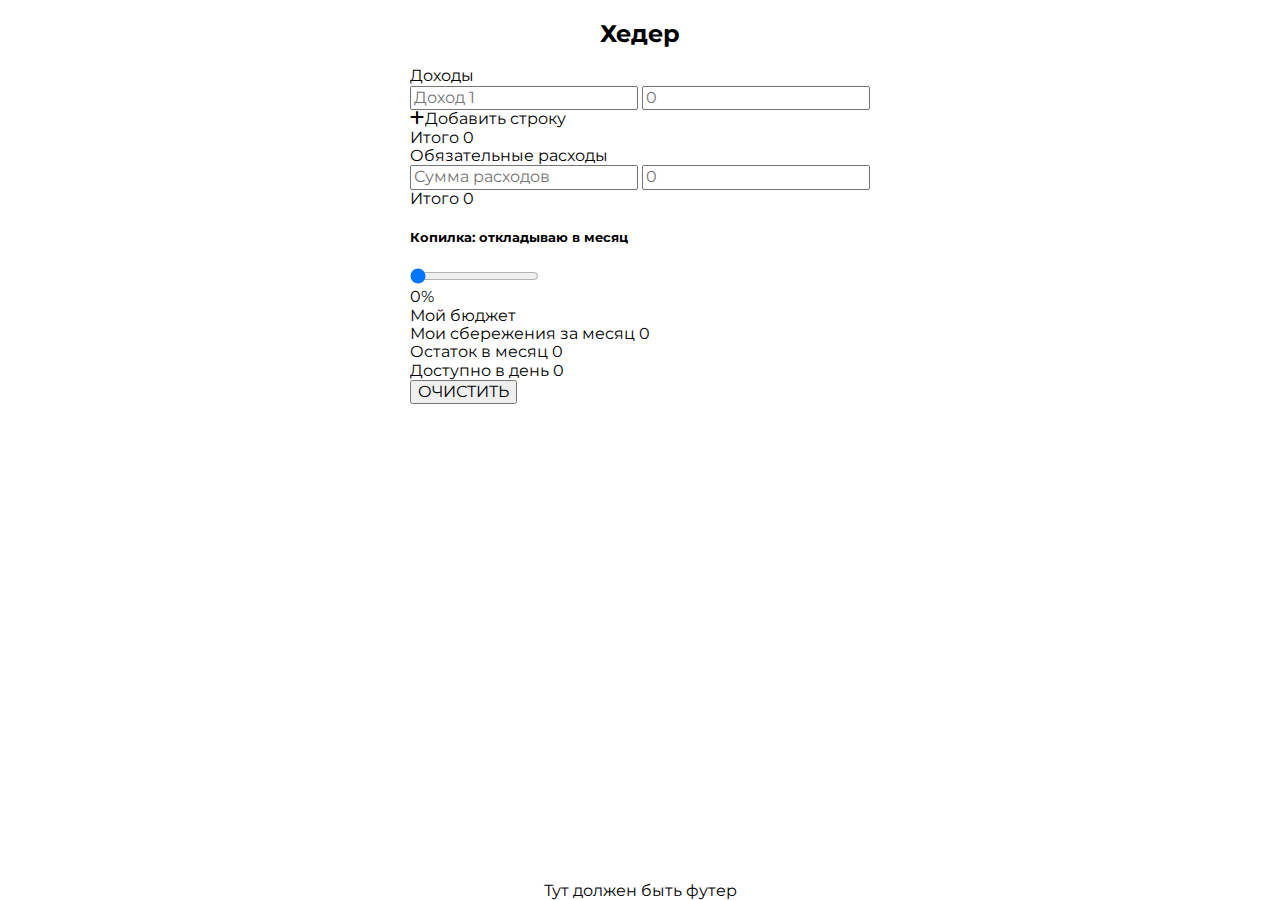
<file: index.html>
<!DOCTYPE html>
<html lang="ru">
<head>
    <meta charset="UTF-8">
    <meta http-equiv="X-UA-Compatible" content="IE=edge">
    <meta name="viewport" content="width=device-width, initial-scale=1.0">
    <link rel="stylesheet" href="assets/normalize.css">
    <link rel="stylesheet" href="assets/style.css">
    <link href="https://fonts.googleapis.com/css2?family=Montserrat:wght@300;400;500;700;900&family=Roboto+Slab:wght@300&family=Roboto:wght@300;400;700&display=swap" rel="stylesheet">
    <link href="https://cdnjs.cloudflare.com/ajax/libs/font-awesome/6.1.1/css/all.min.css" rel="stylesheet">
    <title>Document</title>
</head>

<body>
    
    <div class="wrapper">
        <header>
            <div class="content-container">
                <h2>Хедер</h2>
            </div>
        </header>

        <main class="content">
            <div class="body"> 
                <div class='content-container'>
                    <div class="calculator-wrapper">
                        <section class="calculator">
                            <div class="calculator__inner">
                                <div class="calculator__section">
                                    <div class="calculator__header">Доходы</div>
                                    <div class="calculator__fields">
                                        <div class="number-input">
                                            <input type="text" class="numper-input__label" placeholder="Доход 1">
                                            <input type="number" onchange="saveIncome1()" class="numper-input__value" id="income1" placeholder="0">
                                        </div>
                                    </div>
                                    <div class="newElementIncome"></div>

                                    <div class="calculator__add-field">
                                        <span id="addMoney" onclick="addItemIncome()"><i class="fa-solid fa-plus"></i>Добавить строку</span>
                                    </div>
                                    <div class="calculator__total">
                                        <span>Итого</span>
                                        <span id="totalIncome">0</span>
                                    </div>
                                </div>

                                <div class="calculator__section">
                                    <div class="calculator__header">Обязательные расходы</div>
                                    <div class="calculator__fields">
                                        <div class="number-input">
                                            <input type="text" class="numper-input__label" placeholder="Сумма расходов">
                                            <input type="number" class="numper-input__value-expenses" id="firstCost" placeholder="0" onchange="saveCost1()">
                                        </div>
                                    </div>
                                    <div class="calculator__total">
                                        <span>Итого</span>
                                        <span id="totalExpenses">0</span>
                                    </div>
                                </div>
                                <div class="calculator__section">
                                    <h5>Копилка: откладываю в месяц</h5>
                                    <div class="range-input">
                                        <input type="range" min="0" max="100" value="0" id="money-box-range">
                                    </div>
                                    <div><span id="total-precents">0</span>%</div>
                                    <div class="calculator__footer">
                                        <div class="calculator__section">
                                            <div class="calculator__header">Мой бюджет</div>
                                            <div class="calculator__result">
                                                <div class="calculator__total-result">
                                                    <span>Мои сбережения за месяц</span>
                                                    <span id="totalSaveMoney">0</span>
                                                </div>
                                                <div class="calculator__total-result">
                                                    <span>Остаток в месяц</span>
                                                    <span id="spendPerMonth" onfocus="totalMonth()">0</span>
                                                </div>
                                                <div class="calculator__total-result">
                                                    <span>Доступно в день</span>
                                                    <span id="spendPerDay">0</span>
                                                </div>
                                                <div class="btnContainer">
                                                    <input type="button" class="resultButton" onclick="deleteAll()" value="ОЧИСТИТЬ">
                                                </div>
                                            </div>
                                        </div>
                                    </div>
                                </div>
                            </div>
                        </section>
                    </div>
                </div>
            </div>
        </main>

        <footer class="footer">
            <div class="content-container">
                <div class="footer__row">
                    <div class="footer__text">Тут должен быть футер</div>
                </div>
            </div>
        </footer>
    </div>

    <script src="index.js"></script>
</body>

</html>
</file>
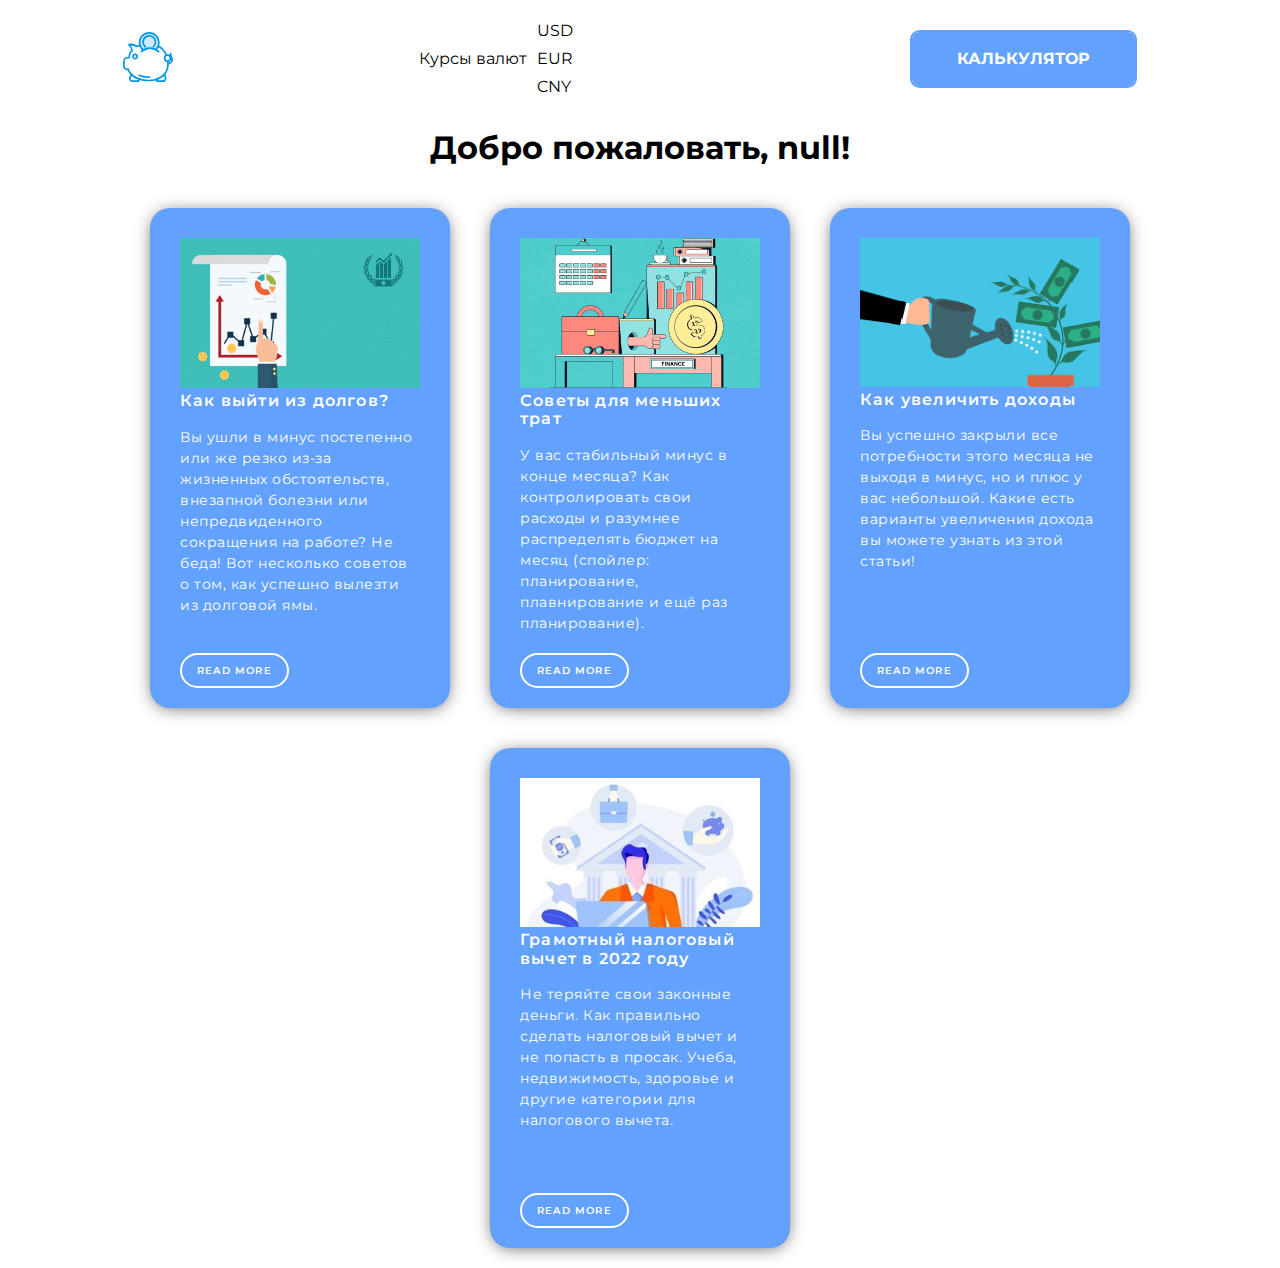
<file: advice.html>
<!DOCTYPE html>
<html lang="ru">

<head>
    <meta charset="UTF-8">
    <meta http-equiv="X-UA-Compatible" content="IE=edge">
    <meta name="viewport" content="width=device-width, initial-scale=1.0">
    <link rel="stylesheet" href="./assets/normalize_calc.css">
    <link rel="stylesheet" href="./assets/styleadvice.css">
    <link
        href="https://fonts.googleapis.com/css2?family=Montserrat:wght@300;400;500;700;900&family=Roboto+Slab:wght@300&family=Roboto:wght@300;400;700&display=swap"
        rel="stylesheet">
    <title>Финансовые заметки</title>
</head>

<body>

    <div class="wrapper">

        <header class="header-container">
            <div class="header-items piggibank"><img class="piggibank-svg"
                    src="./assets/images/piggy-bank-coin-svgrepo-com.svg" height=50px id="piggi">
            </div>

            <div class="header-items exchange-rates" id="exchange-rates">
                <div class="exchange-rates-main">Курсы валют</div>
                <div class="exchange-rates-item">USD <span id="USD"></span></div>
                <div class="exchange-rates-item">EUR <span id="EUR"></span></div>
                <div class="exchange-rates-item">CNY <span id="CNY"></span></div>
            </div>
            <a href="calc.html"><button class="header-items btn third">Калькулятор</button></a>
        </header>



        <main class="content">
            <div class="body">
                <div class='content-container'>
                    <div class="container">
                        <h1 class="h1" id="hello"></h1>
                        <div class="card-wrapper">
                            <div class="card">
                                <img class="card-img" src="./assets/images/Finance1-1-400x250.png" alt="монетки" />
                                <h3 class="card-title">Как выйти из долгов?</h3>
                                <p class="card-content">Вы ушли в минус постепенно или же резко из-за жизненных
                                    обстоятельств, внезапной болезни или непредвиденного сокращения на работе? Не беда!
                                    Вот несколько советов о том, как успешно вылезти из долговой
                                    ямы.</p>
                                <a href="https://www.eduklgd.ru/sovety/instruktsiya-kak-vybratsya-iz-dolgov.html"
                                    class="card-btn">READ MORE</a>
                            </div>
                            <div class="card">
                                <img class="card-img"
                                    src="./assets/images/phone_9c23da35684ccffd2e5e7c491e605296f12b6bcd.png"
                                    alt="монетки" />
                                <h3 class="card-title">Советы для меньших трат</h3>
                                <p class="card-content">У вас стабильный минус в конце месяца? Как контролировать свои
                                    расходы и разумнее распределять бюджет на месяц (спойлер: планирование,
                                    плавнирование и ещё раз планирование).</p>
                                <a href="https://invlab.ru/financy/kak-kontrolirovat-svoi-finansy/"
                                    class="card-btn">READ MORE</a>
                            </div>
                            <div class="card">
                                <img class="card-img" src="./assets/images/images.png" alt="монетки" />
                                <h3 class="card-title">Как увеличить доходы</h3>
                                <p class="card-content">Вы успешно закрыли все потребности этого месяца не выходя в
                                    минус, но и плюс у вас небольшой. Какие есть варианты увеличения дохода вы можете
                                    узнать из этой статьи!</p>
                                <a href="https://vc.ru/finance/99946-kak-uvelichit-dohody-privychki-bogatyh"
                                    class="card-btn">READ MORE</a>
                            </div>
                            <div class="card">
                                <img class="card-img" src="./assets/images/Cartoon-illustration-finance-vector.jpg"
                                    alt="монетки" />
                                <h3 class="card-title">Грамотный налоговый вычет в 2022 году</h3>
                                <p class="card-content">Не теряйте свои законные деньги. Как правильно сделать налоговый
                                    вычет и не попасть в просак. Учеба, недвижимость, здоровье и другие категории для
                                    налогового вычета.</p>
                                <a href="https://www.sravni.ru/text/11-faktov-kotorye-nuzhno-znat-pro-nalogovyj-vychet-v-2022-godu/"
                                    class="card-btn">READ MORE</a>
                            </div>

                        </div>

                    </div>
                </div>
            </div>
        </main>
        <div id="test"></div>


        <footer class="footer">
            <div class="content-container">
                <div class="footer__row">
                    <div class="footer__text"></div>
                </div>
            </div>
        </footer>
    </div>




    <script>
        document.addEventListener('DOMContentLoaded', function (event) {
            getCourses();
        });

        function getCourses() {
            fetch('https://cdn.cur.su/api/cbr.json')
                .then(response => response.json())
                .then(rates => {
                    console.log(rates);
                    document.getElementById('USD').innerHTML = (rates.rates.RUB).toFixed(3);
                    document.getElementById('EUR').innerHTML = (rates.rates.RUB / rates.rates.EUR).toFixed(3);
                    document.getElementById('CNY').innerHTML = (rates.rates.RUB / rates.rates.CNY).toFixed(3);
                })
                .catch(err => console.log(err));
        };
        let name = localStorage.getItem('name');
        document.getElementById('hello').innerHTML = `Добро пожаловать, ${name}!`;
    </script>
    <script src="./form.js"></script>
</body>

</html>
</file>
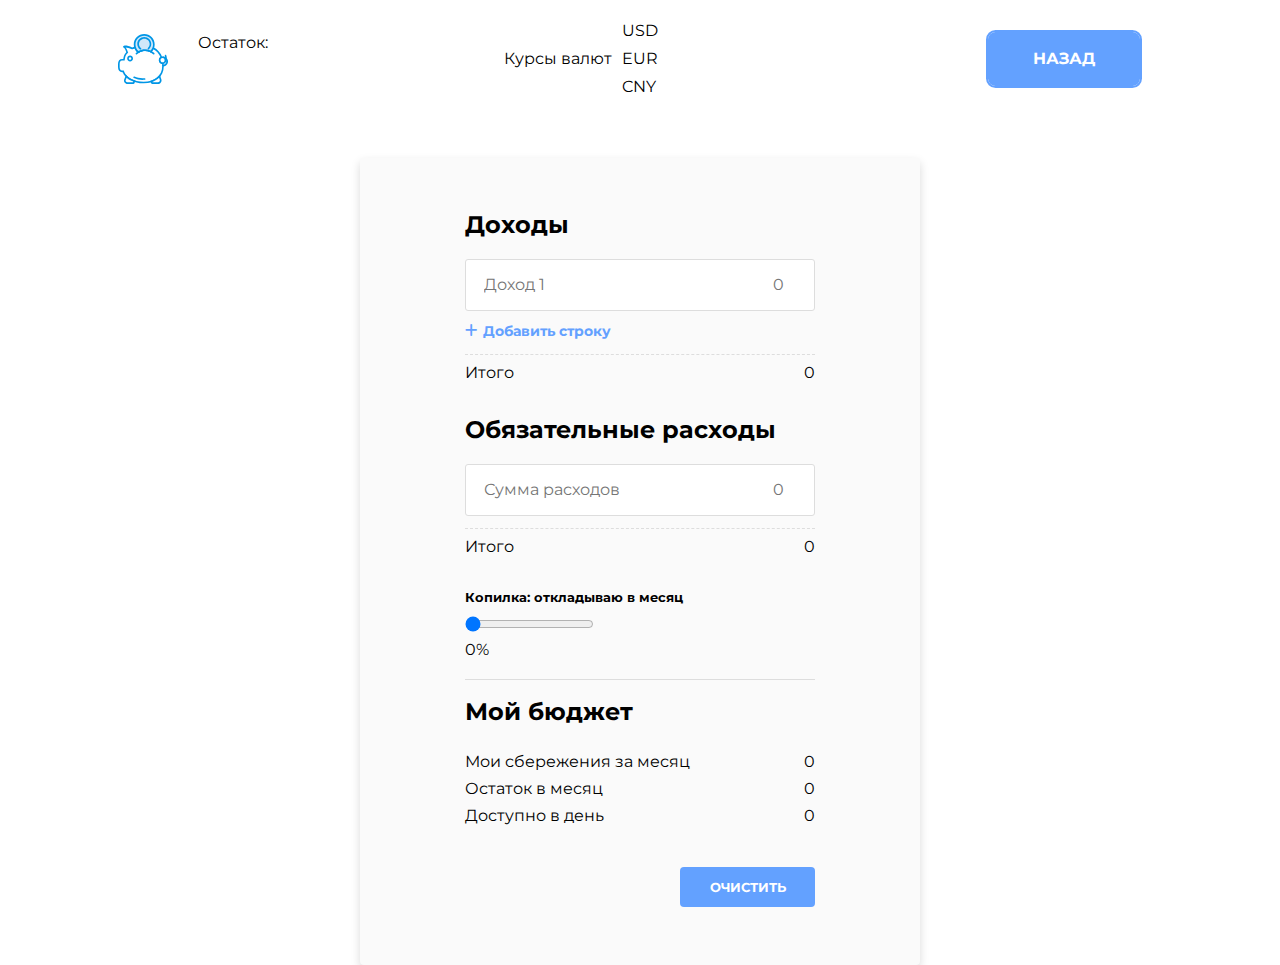
<file: calc.html>
<!DOCTYPE html>
<html lang="ru">

<head>
    <meta charset="UTF-8">
    <meta http-equiv="X-UA-Compatible" content="IE=edge">
    <meta name="viewport" content="width=device-width, initial-scale=1.0">
    <link rel="stylesheet" href="assets/normalize_calc.css">
    <link rel="stylesheet" href="assets/calc.css">

    <link
        href="https://fonts.googleapis.com/css2?family=Montserrat:wght@300;400;500;700;900&family=Roboto+Slab:wght@300&family=Roboto:wght@300;400;700&display=swap"
        rel="stylesheet">
    <link href="https://cdnjs.cloudflare.com/ajax/libs/font-awesome/6.1.1/css/all.min.css" rel="stylesheet">
    <title>Document</title>
</head>

<body>

    <div class="wrapper">
        <header class="header-container">
            <div class="header-items piggibank"><img class="piggibank-svg"
                    src="./assets/images/piggy-bank-coin-svgrepo-com.svg" height=50px id="piggi">
                <div class="elem">Остаток:</div>
                <div id="header-totalSaveMoney"></div>
            </div>
            <div class="header-items exchange-rates" id="exchange-rates">
                <div class="exchange-rates-main">Курсы валют</div>
                <div class="exchange-rates-item">USD <span id="USD"></span></div>
                <div class="exchange-rates-item">EUR <span id="EUR"></span></div>
                <div class="exchange-rates-item">CNY <span id="CNY"></span></div>
            </div>
            <a href="./advice.html"><button class="header-items btn third">Назад</button></a>

        </header>

        <main class="content">
            <div class="body">
                <div class='content-container'>
                    <div class="calculator-wrapper">
                        <section class="calculator">
                            <div class="calculator__inner">

                                <div class="calculator__section">
                                    <div class="calculator__header">Доходы</div>
                                    <div class="calculator__fields">
                                        <div class="number-input">
                                            <input type="text" class="numper-input__label" placeholder="Доход 1">
                                            <input type="number" onchange="saveIncome1()" class="numper-input__value"
                                                id="income1" placeholder="0">
                                        </div>
                                    </div>
                                    <div class="newElementIncome"></div>

                                    <div class="calculator__add-field">
                                        <span id="addMoney" onclick="addItemIncome()"><i
                                                class="fa-solid fa-plus"></i>Добавить строку</span>
                                    </div>
                                    <div class="calculator__total">
                                        <span>Итого</span>
                                        <span id="totalIncome">0</span>
                                    </div>
                                </div>

                                <div class="calculator__section">
                                    <div class="calculator__header">Обязательные расходы</div>
                                    <div class="calculator__fields">
                                        <div class="number-input">
                                            <input type="text" class="numper-input__label" placeholder="Сумма расходов">
                                            <input type="number" class="numper-input__value-expenses" id="firstCost"
                                                placeholder="0" onchange="saveCost1()">
                                        </div>
                                    </div>
                                    <div class="calculator__total">
                                        <span>Итого</span>
                                        <span id="totalExpenses">0</span>
                                    </div>
                                </div>
                                <div class="calculator__section">
                                    <h5>Копилка: откладываю в месяц</h5>
                                    <div class="range-input">
                                        <input type="range" min="0" max="100" value="0" id="money-box-range">
                                    </div>
                                    <div><span id="total-precents">0</span>%</div>
                                    <div class="calculator__footer">
                                        <div class="calculator__section">
                                            <div class="calculator__header">Мой бюджет</div>
                                            <div class="calculator__result">
                                                <div class="calculator__total-result">
                                                    <span>Мои сбережения за месяц</span>
                                                    <span id="totalSaveMoney">0</span>
                                                </div>
                                                <div class="calculator__total-result">
                                                    <span>Остаток в месяц</span>
                                                    <span id="spendPerMonth" onfocus="totalMonth()">0</span>
                                                </div>
                                                <div class="calculator__total-result">
                                                    <span>Доступно в день</span>
                                                    <span id="spendPerDay">0</span>
                                                </div>
                                                <div class="list"></div>
                                                <div class="btnContainer">
                                                    <input type="button" class="resultButton" onclick="deleteAll()"
                                                        value="ОЧИСТИТЬ">
                                                </div>
                                            </div>
                                        </div>
                                    </div>
                                </div>
                            </div>
                        </section>
                    </div>
                </div>
            </div>
        </main>

        <footer class="footer">
            <div class="content-container">
                <div class="footer__row">
                    <div class="footer__text"></div>
                </div>
            </div>
        </footer>
    </div>

    <script src="calc.js"></script>
    <script>
        document.addEventListener('DOMContentLoaded', function (event) {
            getCourses();
        });

        function getCourses() {
            fetch('https://cdn.cur.su/api/cbr.json')
                .then(response => response.json())
                .then(rates => {
                    console.log(rates);
                    document.getElementById('USD').innerHTML = (rates.rates.RUB).toFixed(3);
                    document.getElementById('EUR').innerHTML = (rates.rates.RUB / rates.rates.EUR).toFixed(3);
                    document.getElementById('CNY').innerHTML = (rates.rates.RUB / rates.rates.CNY).toFixed(3);
                })
                .catch(err => console.log(err));
        };
    </script>
</body>

</html>
</file>
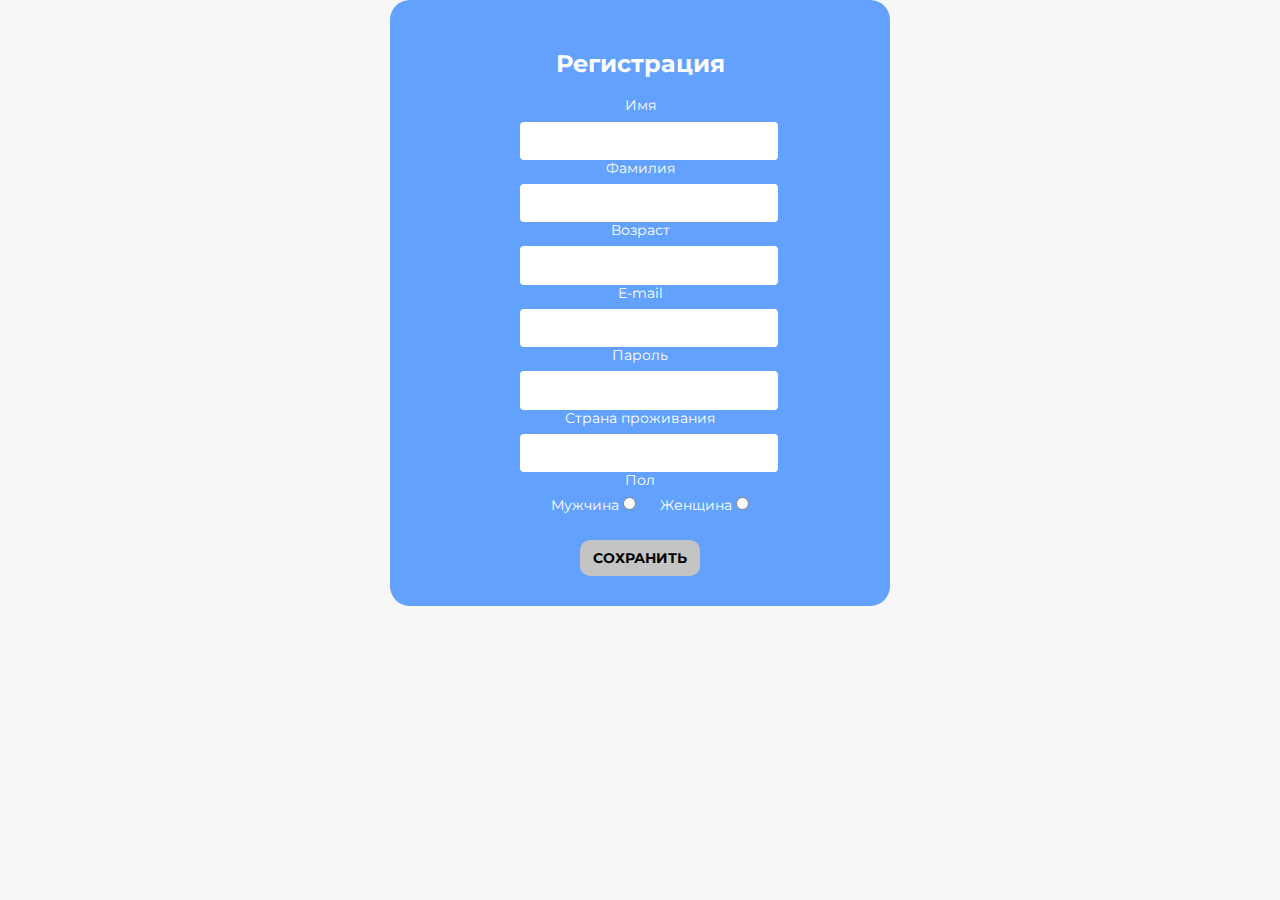
<file: form.html>
<!DOCTYPE html>
<html lang="ru">

<head>
    <meta charset="UTF-8">
    <meta http-equiv="X-UA-Compatible" content="IE=edge">
    <meta name="viewport" content="width=device-width, initial-scale=1.0">
    <link rel="stylesheet" href="assets/normalize.css">
    <link rel="stylesheet" href="assets/style.css">
    <link rel="stylesheet" href="assets/styleform.css">
    <link
        href="https://fonts.googleapis.com/css2?family=Montserrat:wght@300;400;500;700;900&family=Roboto+Slab:wght@300&family=Roboto:wght@300;400;700&display=swap"
        rel="stylesheet">
    <title>Document</title>
</head>

<body>

    <div class="wrapper">
        <header>
            <div class="content-container">

            </div>
        </header>

        <main class="form">
            <div class="form__profile">
                <div class="form__content-container">
                    <h2>Регистрация</h2>
                </div>
                <div>
                    <label for="name">Имя</label>
                    <input type="text" id="name">
                    <div id="nameError"></div>
                </div>
                <div>
                    <label for="surname">Фамилия</label>
                    <input type="text" id="surname">
                    <div id="surnameError"></div>
                </div>

                <div>
                    <label for="age">Возраст</label>
                    <input type="text" id="age">
                    <div id="ageError"></div>
                </div>
                <div>
                    <label for="email">E-mail</label>
                    <input type="email" id="email">
                    <div id="emailError"></div>
                </div>
                <div>
                    <label for="password">Пароль</label>
                    <input type="password" id="password">
                    <div id="passwordError"></div>
                </div>
                <div>
                    <label for="country">Страна проживания</label>
                    <input type="text" id="country">
                    <div id="countryError"></div>
                </div>
                <div>
                    <label for="sex">Пол</label>

                    <div class="radioWrapper">
                        <label for="male">Мужчина
                            <input type="radio" id="male" name="sex" value="male" />
                        </label>
                        <label for="female">Женщина
                            <input type="radio" id="female" name="sex" value="female" />
                        </label>
                    </div>
                    <div id="sexError"></div>

                </div>
                <div>
                    <a href="./advice.html"><button type="button" onclick="checkValidation();store();"> Сохранить
                        </button></a>
                </div>

            </div>
        </main>

        <footer class="footer">
            <div class="content-container">
                <div class="footer__row">
                    <div class="footer__text"></div>
                </div>

            </div>
        </footer>
    </div>

    <script src="form.js"></script>
</body>

</html>
</file>
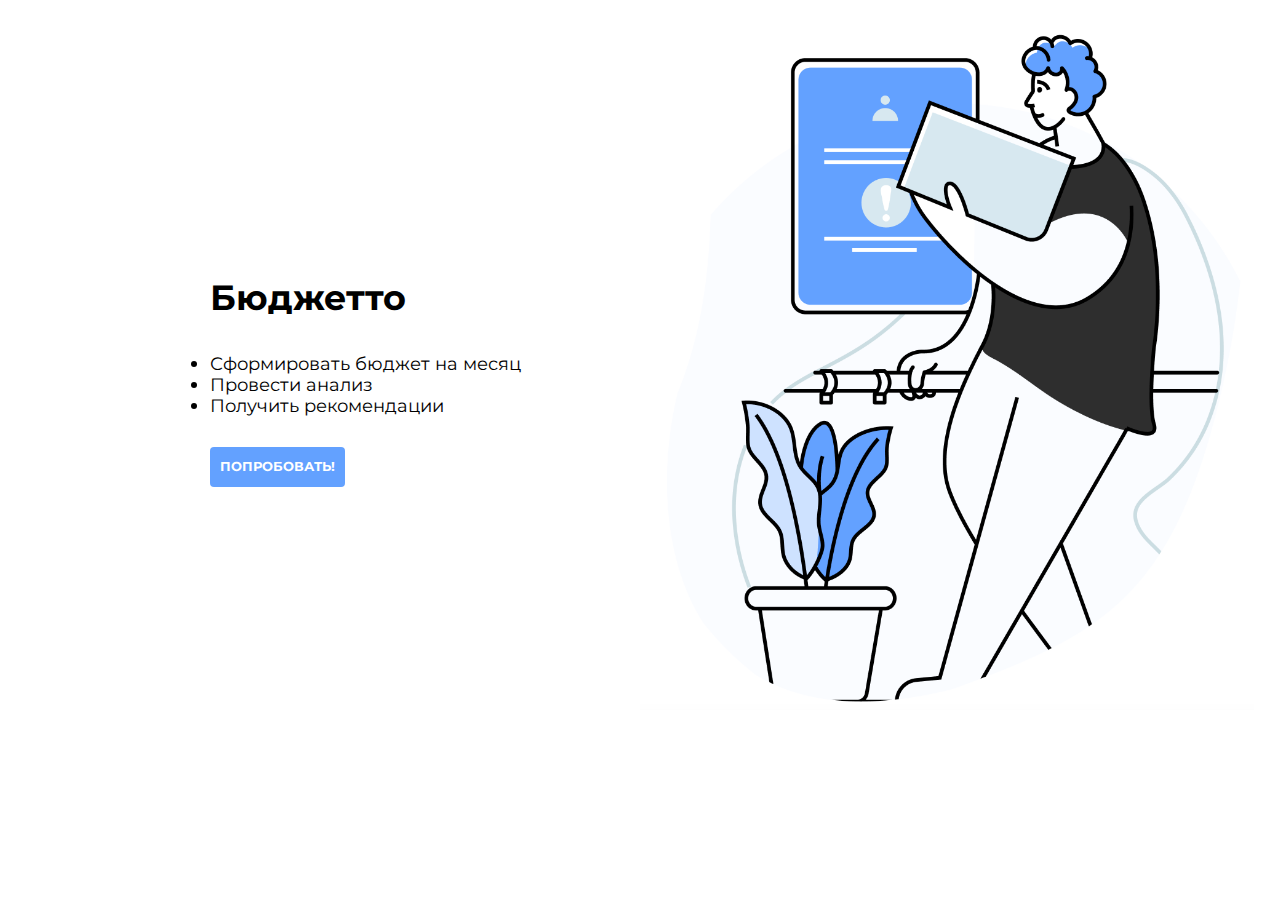
<file: WelcomePage.html>
<!DOCTYPE html>
<html lang="ru">

<head>
    <meta charset="UTF-8">
    <meta http-equiv="X-UA-Compatible" content="IE=edge">
    <meta name="viewport" content="width=device-width, initial-scale=1.0">
    <link rel="stylesheet" href="assets/normalize.css">
    <link rel="stylesheet" href="assets/welcomestyle.css">
    <link
        href="https://fonts.googleapis.com/css2?family=Montserrat:wght@300;400;500;700;900&family=Roboto+Slab:wght@300&family=Roboto:wght@300;400;700&display=swap"
        rel="stylesheet">
    <title>Document</title>
</head>

<body>

    <div class="wrapper">
        <main class="content">
            <div class="body">
                <div class='content-container_main'>
                    <div class="About">
                        <div class="Project-name">
                            <h2>Бюджетто
                        </div>
                        </h2>
                        <div class="Features">
                            <li>Сформировать бюджет на месяц</li>
                            <li>Провести анализ</li>
                            <li>Получить рекомендации</li>
                        </div>
                        <div class="Button_try">
                            <a href="/form.html"><button>ПОПРОБОВАТЬ!</button></div></a>
                    </div>
                    <img class="Picture" alt="WelcomePage.png" src="assets/WelcomePage.png"></img>
                </div>
            </div>
        </main>

        <footer class="footer">
            <div class="content-container">
                <div class="footer__row">
                    <div class="footer__text"></div>
                </div>
            </div>
        </footer>
    </div>
</body>

</html>
</file>
<file: assets/style.css>
body {
    font-family: 'Montserrat', Times, sans-serif;
}

.wrapper {
    min-height: 100vh;
    overflow: hidden;
    display: flex;
    flex-direction: column;
}

.content-container {
    max-width: 1440px;
    margin: 0px auto;
    display: flex;
    flex-direction: row;
    justify-content: space-evenly;
}

.content {
    flex: 1 1 auto;
}

.content-container_main {

    max-width: 1440px;
    margin: 0px auto;
    display: flex;
    flex-direction: row;
    margin: 2%;

}

.About {
    width: 50%;
    flex-direction: column;
    display: flex;
    justify-content: center;
}

.Picture {
    width: 50%;
}

.Project-name {
    font-style: bold;
    padding-bottom: 1%;
    margin-left: 35%;
}

.Button_try {
    padding-top: 5%;
    margin-left: 35%;

}

.Button_try button {
    background-color: #66a4fc;
    border-radius: 10px;
}

.Features {
    margin-left: 35%;
}

@media screen and (max-width: 419px) {
    .Project-name {
        margin-left: 0px;
    }

    .Button_try {
        margin-left: 0px;
    }

    .Features {
        margin-left: 0px;
    }
}
</file>
<file: assets/styleadvice.css>
body {
    font-family: 'Montserrat', Times, sans-serif;
}

a {
    color: #000000;
    text-decoration: none;
}

.wrapper {
    min-height: 100vh;
    overflow: hidden;
    display: flex;
    flex-direction: column;
}

.content-container {
    max-width: 1440px;
    margin: 0px auto;
}

.content {
    flex: 1 1 auto;
}

/*хэддер*/
.header-container {
    display: flex;
    flex-wrap: wrap;
    justify-content: space-around;
    justify-items: center;
    align-items: center;
    color: #000000;
    margin-top: 10px;
}



/*начало кнопки в хэддере*/
.btn {
    box-sizing: border-box;
    -webkit-appearance: none;
    -moz-appearance: none;
    appearance: none;
    background-color: transparent;
    border: 2px solid #e74c3c;
    border-radius: 0.6em;
    color: #e74c3c;
    cursor: pointer;
    display: -webkit-box;
    display: -webkit-flex;
    display: -ms-flexbox;
    display: flex;
    -webkit-align-self: center;
    -ms-flex-item-align: center;
    align-self: center;
    font-size: 1rem;
    font-weight: 400;
    line-height: 1;
    margin: 20px;
    padding: 1.2em 2.8em;
    text-decoration: none;
    text-align: center;
    text-transform: uppercase;
    font-family: 'Montserrat', sans-serif;
    font-weight: 700;
}

.btn:hover,
.btn:focus {
    color: #63A1FF;
    outline: 0;
}

.third {
    border-color: #63A1FF;

    color: rgb(255, 255, 255);

    box-shadow: 0 0 40px 40px #63A1FF inset, 0 0 0 0 #63A1FF;
    -webkit-transition: all 150ms ease-in-out;
    transition: all 150ms ease-in-out;
}

.third:hover {
    box-shadow: 0 0 10px 0 #63A1FF inset, 0 0 10px 4px #63A1FF;
}

/*конец кнопки*/

.exchange-rates {
    display: grid;
    grid-template-columns: 1fr 1fr;
    grid-template-rows: 1fr 1fr 1fr;
    gap: 10px;

}

.exchange-rates-main {
    grid-area: 1/1/4/2;
    align-self: center;
}

/*конец хэддера*/

/*начало карточек*/
.h1 {
    text-align: center;
    color: #000000;
}

.card-wrapper {
    display: flex;
    justify-content: center;
    flex-wrap: wrap;
}

.card {
    max-width: 300px;

    height: 500px;
    background: #63A1FF;
    padding: 30px;
    padding-bottom: 50px;
    box-sizing: border-box;
    color: rgb(255, 255, 255);
    margin: 20px;
    box-shadow: 0px 2px 18px -4px rgba(0, 0, 0, 0.75);
    border-radius: 20px;
    position: relative;

}

.card-img {
    width: 240px;
}


.card-title {
    margin-top: 0;
    font-size: 16px;
    font-weight: 600;
    letter-spacing: 1.2px;
}

.card-content {
    font-size: 14px;
    letter-spacing: 0.5px;
    line-height: 1.5;
}

.card-btn {

    display: block;
    all: unset;
    border: 2px solid rgb(255, 255, 255);

    padding: 10px 15px;
    border-radius: 25px;
    font-size: 10px;
    font-weight: 600;
    transition: all 0.5s;
    cursor: pointer;
    letter-spacing: 1.2px;

    position: absolute;
    bottom: 20px;

}

.card-btn:hover {
    color: #02b875;
    background: #FFF;
}

.card:nth-child(2) .card-btn:hover {
    color: #4181ee;
    background: #FFF;
}

.card:last-child .card-btn:hover {
    color: #673ab7;
    background: #FFF;
}

/*конец карточек*/

/*начало адаптивки*/
@media (min-width: 420px) and (max-width: 767px) {
    #exchange-rates {
        display: none;
    }
}



@media (max-width: 420px) {

    body {
        font-size: 1em;
    }

    #exchange-rates {
        display: none;
    }

    .piggibank {
        display: grid;
        grid-template-columns: 1fr 1fr;
        grid-template-rows: 1fr;
        gap: 10px;
    }



    .card {
        max-width: 90%;
        min-height: 75px;
        background: #63A1FF;
        box-sizing: border-box;

        color: rgb(255, 255, 255);

        margin: 3px;
        box-shadow: 0px 2px 18px -4px rgba(0, 0, 0, 0.75);
        border-radius: 20px;
    }

    .card-img {
        width: 100%;
    }

}
</file>
<file: assets/calc.css>
* {
    padding: 0;
    margin: 0;
    box-sizing: border-box;
}

a {
    color: #000000;
    text-decoration: none;
}

body {
    font-family: 'Montserrat', Times, sans-serif;
}


.wrapper {
    min-height: 100vh;
    overflow: hidden;

    display: flex;
    flex-direction: column;
}

.content-container {
    max-width: 1440px;
    margin: 0px auto;
}

.content {
    flex: 1 1 auto;

    display: flex;
    flex-direction: column;

    justify-content: center;
    align-items: center;
}


.calculator-wrapper {
    display: flex;
    flex-direction: column;

    margin-top: 50px;

    align-items: center;

    width: 560px;
    height: max-content;

    background: #fafafa;
    box-shadow: 0 4px 10px rgba(0, 0, 0, .15);
    border-radius: 4px;
}

.calculator__inner {
    padding-bottom: 30px;
    padding-top: 35px;
}

.calculator__section {
    padding: 18px 0 14px;

}

.calculator__fields {
    display: block;

    margin-bottom: 12px;

    width: 350px;

    border-radius: 3px;
    background: white;
    border: 1px solid #ddd;
    outline: none;
}

.calculator__header {
    font-weight: 700;
    font-size: 24px;
    line-height: 28px;
    margin-bottom: 20px;
}

input[type=number]::-webkit-inner-spin-button,
input[type=number]::-webkit-outer-spin-button {
    -webkit-appearance: none;
    margin: 0;
}

.number-input {
    display: flex;
    padding: 14px 30px 14px 18px;
    width: 100%;
}

.numper-input__label,
.numper-input__value,
.numper-input__value-expenses {
    width: 50%;

    font-size: 16px;
    font-weight: 400;

    line-height: 22px;
    border: none;
}

.numper-input__value,
.numper-input__value-expenses {
    text-align: right;
}

.calculator__add-field {
    margin-bottom: 15px;

    color: #63A1FF;
    font-weight: 700;
    font-size: 14px;
    line-height: 16px;
    cursor: pointer;
}

.addElement {
    padding-right: 5px;
}

span>i {
    margin-right: 5px;
}

.calculator__total {
    display: flex;
    justify-content: space-between;

    padding-top: 10px;

    font-size: 16px;
    line-height: 22px;

    border-top: 1px dashed #ddd;
    padding-top: 7px;
}

.range-input {
    margin-top: 10px;
    margin-bottom: 5px;
}

.calculator__footer {
    margin: 20px 0 0 0;
    padding: 0;
    border-top: 1px solid #ddd;
}

.calculator__total-result {
    display: flex;
    justify-content: space-between;

    width: 100%;

    font-size: 16px;
    line-height: 22px;

    padding-top: 5px;
}

span.spendPerMonth,
span.spendPerDay,
span.savePerYear,
span.totalSaveMoney {
    font-weight: bold;
}

.resultButton {
    justify-items: flex-end;
    margin-top: 40px;

    width: 135px;
    height: 40px;

    font-size: 13px;
    font-weight: bold;

    background-color: #63A1FF;
    background-color: none;
    border: none;
    border-radius: 4px;
    color: white;
    cursor: pointer;
}

.resultButton:hover {
    background-color: #71a8fb;
}

.btnContainer {
    display: flex;
    justify-content: flex-end;
}

/*хэддер*/
.header-container {
    display: flex;
    flex-wrap: wrap;
    justify-content: space-around;
    justify-items: center;
    align-items: center;
    color: #000000;
    margin-top: 10px;
}

.piggibank {
    display: grid;
    grid-template-columns: 1fr 1fr;
    grid-template-rows: 1fr 1fr;
    gap: 10px;
}

.piggibank-svg {
    grid-area: 1/1/3/2;
}

/*начало кнопки в хэддере*/
.btn {
    box-sizing: border-box;
    -webkit-appearance: none;
    -moz-appearance: none;
    appearance: none;
    background-color: transparent;
    border: 2px solid #e74c3c;
    border-radius: 0.6em;
    color: #e74c3c;
    cursor: pointer;
    display: -webkit-box;
    display: -webkit-flex;
    display: -ms-flexbox;
    display: flex;
    -webkit-align-self: center;
    -ms-flex-item-align: center;
    align-self: center;
    font-size: 1rem;
    font-weight: 400;
    line-height: 1;
    margin: 20px;
    padding: 1.2em 2.8em;
    text-decoration: none;
    text-align: center;
    text-transform: uppercase;
    font-family: 'Montserrat', sans-serif;
    font-weight: 700;
}

.btn:hover,
.btn:focus {
    color: #63A1FF;
    outline: 0;
}

.third {
    border-color: #63A1FF;

    color: rgb(255, 255, 255);

    box-shadow: 0 0 40px 40px #63A1FF inset, 0 0 0 0 #63A1FF;
    -webkit-transition: all 150ms ease-in-out;
    transition: all 150ms ease-in-out;
}

.third:hover {
    box-shadow: 0 0 10px 0 #63A1FF inset, 0 0 10px 4px #63A1FF;
}

/*конец кнопки*/

.exchange-rates {
    display: grid;
    grid-template-columns: 1fr 1fr;
    grid-template-rows: 1fr 1fr 1fr;
    gap: 10px;

}

.exchange-rates-main {
    grid-area: 1/1/4/2;
    align-self: center;
}

/*конец хэддера*/
</file>
<file: assets/styleform.css>
body {
    margin: 0;
    background: #F7F7F7;
    display: flex;
    justify-content: center;
    align-items: center;
    height: 100vh;
    font-family: 'Montserrat', Times, sans-serif;


}

a {
    text-decoration: none;
}

.form {
    width: 500px;
    background: #63A1FF;
    color: white;
    border-radius: 20px;
    display: flex;
    justify-content: center;
    align-items: center;
}

.form__profile {

    width: 240px;
    text-align: center;
    padding: 30px;
}

label,
span {
    display: block;
    font-size: 14px;
    margin-bottom: 8px;
}

input[type="text"],
input[type="password"],
input[type="email"] {
    width: 95%;
    padding: 10px 15px;
    border-width: 0;
    border-radius: 4px;
    background: white;
    outline: none;
    margin: 0;
}

input[type="text"]:focus,
input[type="email"]:focus {
    box-shadow: inset 0 0 0 2px rgba(0, 0, 0, .2);
}

button {
    padding: 10px 0;
    border-width: 0;
    border-radius: 10px;
    display: block;
    width: 120px;
    margin: 25px auto 0;
    background: #C4C4C4;
    color: black;
    font-size: 14px;
    font-weight: bolder;
    outline: none;
    text-transform: uppercase;
}

.radioWrapper {
    margin-bottom: 10px;
}

.radioWrapper label {
    display: inline;
    margin-left: 20px;
    margin-bottom: 10px;
}

.errorMessage {
    font-size: 12px;
    color: red;
    margin: 5px;
}

/*Adaptation*/
@media (max-width: 420px) {
    .form {
        display: flex;
        justify-content: start;
        align-items: start;
        width: 100%;
    }
}
</file>
<file: assets/welcomestyle.css>
body {
    font-family: 'Montserrat', Times, sans-serif;
}

.wrapper {
    min-height: 100vh;
    overflow: hidden;
    display: flex;
    flex-direction: column;
}

.content-container {
    max-width: 1440px;
    margin: 0px auto;
    display: flex;
    flex-direction: row;
    justify-content: space-evenly;
}

.content {
    flex: 1 1 auto;
}

.content-container_main {

    max-width: 1440px;
    margin: 0px auto;
    display: flex;
    flex-direction: row;
    margin: 2%;

}

.About {
    width: 50%;
    flex-direction: column;
    display: flex;
    justify-content: center;
}

.Picture {
    width: 50%;
}

.Project-name {
    font-style: bold;
    padding-bottom: 1%;
    margin-left: 30%;
    font-size: 145%;
}

.Button_try {
    padding-top: 5%;
    margin-left: 30%;

}

.Button_try button {
    width: 135px;
    height: 40px;

    font-size: 13px;
    font-weight: bold;

    background-color: #63A1FF;
    background-color: none;
    border: none;
    border-radius: 4px;
    color: white;
    cursor: pointer;
}

.Button_try button:hover {
    background-color: #71a8fb;
}

.Features {
    margin-left: 30%;
    font-size: 115%;
}

@media screen and (max-width: 419px) {
    .Project-name {
        margin-left: 0px;
        font-size: 105%;
    }

    .Button_try {
        margin-left: 0px;
        font-size: 105%;

    }

    .Features {
        margin-left: 0px;
        font-size: 105%;
    }
}
</file>
